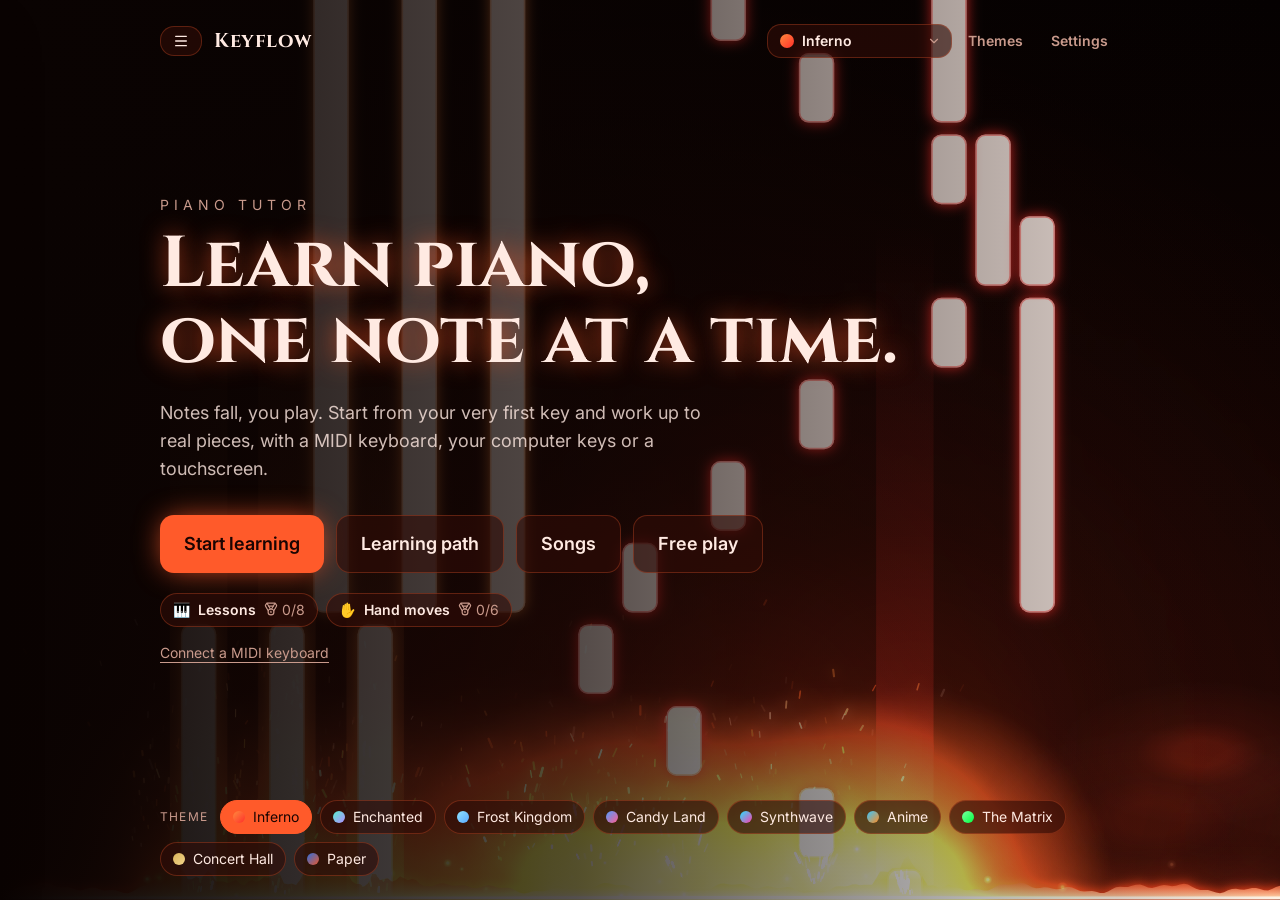
<file: index.html>
<!doctype html>
<html lang="en">
  <head>
    <meta charset="UTF-8" />
    <meta name="viewport" content="width=device-width, initial-scale=1.0, viewport-fit=cover" />
    <title>Keyflow — Piano Tutor</title>
    <link
      rel="icon"
      href="data:image/svg+xml,%3Csvg xmlns='http://www.w3.org/2000/svg' viewBox='0 0 32 32'%3E%3Crect width='32' height='32' rx='7' fill='%23ff5a2a'/%3E%3Cpath d='M8 6h4v20H8zM14 6h4v20h-4zM20 6h4v20h-4z' fill='%23fff3ea'/%3E%3C/svg%3E"
    />
    <link rel="preconnect" href="https://fonts.googleapis.com" />
    <link rel="preconnect" href="https://fonts.gstatic.com" crossorigin />
    <link
      rel="stylesheet"
      href="https://fonts.googleapis.com/css2?family=Cinzel:wght@500;700&family=Cinzel+Decorative:wght@700&family=Fredoka:wght@500;700&family=Nunito:wght@500;700;800&family=Orbitron:wght@600;800&family=Playfair+Display:ital,wght@0,600;1,600&family=Fraunces:wght@600&family=Inter:wght@400;500;600;700&family=Share+Tech+Mono&display=swap"
    />
    <script type="module" crossorigin src="/assets/index-n3prR2Ur.js"></script>
    <link rel="stylesheet" crossorigin href="/assets/index-AxvmKPsE.css">
  </head>
  <body>
    <div id="root"></div>
  </body>
</html>
</file>
<file: assets/index-AxvmKPsE.css>
/*! tailwindcss v4.3.3 | MIT License | https://tailwindcss.com */
@layer properties{@supports (((-webkit-hyphens:none)) and (not (margin-trim:inline))) or ((-moz-orient:inline) and (not (color:rgb(from red r g b)))){*,:before,:after,::backdrop{--tw-translate-x:0;--tw-translate-y:0;--tw-translate-z:0;--tw-scale-x:1;--tw-scale-y:1;--tw-scale-z:1;--tw-rotate-x:initial;--tw-rotate-y:initial;--tw-rotate-z:initial;--tw-skew-x:initial;--tw-skew-y:initial;--tw-divide-y-reverse:0;--tw-border-style:solid;--tw-gradient-position:initial;--tw-gradient-from:#0000;--tw-gradient-via:#0000;--tw-gradient-to:#0000;--tw-gradient-stops:initial;--tw-gradient-via-stops:initial;--tw-gradient-from-position:0%;--tw-gradient-via-position:50%;--tw-gradient-to-position:100%;--tw-leading:initial;--tw-font-weight:initial;--tw-tracking:initial;--tw-ordinal:initial;--tw-slashed-zero:initial;--tw-numeric-figure:initial;--tw-numeric-spacing:initial;--tw-numeric-fraction:initial;--tw-shadow:0 0 #0000;--tw-shadow-color:initial;--tw-shadow-alpha:100%;--tw-inset-shadow:0 0 #0000;--tw-inset-shadow-color:initial;--tw-inset-shadow-alpha:100%;--tw-ring-color:initial;--tw-ring-shadow:0 0 #0000;--tw-inset-ring-color:initial;--tw-inset-ring-shadow:0 0 #0000;--tw-ring-inset:initial;--tw-ring-offset-width:0px;--tw-ring-offset-color:#fff;--tw-ring-offset-shadow:0 0 #0000;--tw-outline-style:solid;--tw-blur:initial;--tw-brightness:initial;--tw-contrast:initial;--tw-grayscale:initial;--tw-hue-rotate:initial;--tw-invert:initial;--tw-opacity:initial;--tw-saturate:initial;--tw-sepia:initial;--tw-drop-shadow:initial;--tw-drop-shadow-color:initial;--tw-drop-shadow-alpha:100%;--tw-drop-shadow-size:initial;--tw-backdrop-blur:initial;--tw-backdrop-brightness:initial;--tw-backdrop-contrast:initial;--tw-backdrop-grayscale:initial;--tw-backdrop-hue-rotate:initial;--tw-backdrop-invert:initial;--tw-backdrop-opacity:initial;--tw-backdrop-saturate:initial;--tw-backdrop-sepia:initial;--tw-duration:initial;--tw-ease:initial}}}@layer theme{:root,:host{--font-sans:-apple-system, BlinkMacSystemFont, "Segoe UI", Roboto, "Helvetica Neue", "Noto Sans", Arial, sans-serif, "Apple Color Emoji", "Segoe UI Emoji", "Segoe UI Symbol", "Noto Color Emoji";--font-mono:ui-monospace, SFMono-Regular, Menlo, Monaco, Consolas, "Liberation Mono", "Courier New", monospace;--color-black:#000;--color-white:#fff;--spacing:.25rem;--container-sm:24rem;--container-md:28rem;--container-xl:36rem;--container-2xl:42rem;--container-4xl:56rem;--container-5xl:64rem;--container-6xl:72rem;--text-xs:.75rem;--text-xs--line-height:calc(1 / .75);--text-sm:.875rem;--text-sm--line-height:calc(1.25 / .875);--text-base:1rem;--text-base--line-height:calc(1.5 / 1);--text-lg:1.125rem;--text-lg--line-height:calc(1.75 / 1.125);--text-xl:1.25rem;--text-xl--line-height:calc(1.75 / 1.25);--text-2xl:1.5rem;--text-2xl--line-height:calc(2 / 1.5);--text-3xl:1.875rem;--text-3xl--line-height:calc(2.25 / 1.875);--text-4xl:2.25rem;--text-4xl--line-height:calc(2.5 / 2.25);--text-5xl:3rem;--text-5xl--line-height:1;--text-7xl:4.5rem;--text-7xl--line-height:1;--font-weight-semibold:600;--font-weight-bold:700;--font-weight-extrabold:800;--tracking-wide:.025em;--tracking-wider:.05em;--tracking-widest:.1em;--leading-tight:1.25;--leading-snug:1.375;--leading-relaxed:1.625;--radius-sm:.25rem;--radius-md:.375rem;--ease-out:cubic-bezier(0, 0, .2, 1);--ease-in-out:cubic-bezier(.4, 0, .2, 1);--animate-spin:spin 1s linear infinite;--blur-sm:8px;--default-transition-duration:.15s;--default-transition-timing-function:cubic-bezier(.4, 0, .2, 1);--default-font-family:var(--font-sans);--default-mono-font-family:var(--font-mono)}}@layer base{*,:after,:before,::backdrop{box-sizing:border-box;border:0 solid;margin:0;padding:0}::file-selector-button{box-sizing:border-box;border:0 solid;margin:0;padding:0}html,:host{-webkit-text-size-adjust:100%;tab-size:4;line-height:1.5;font-family:var(--default-font-family,-apple-system, BlinkMacSystemFont, "Segoe UI", Roboto, "Helvetica Neue", "Noto Sans", Arial, sans-serif, "Apple Color Emoji", "Segoe UI Emoji", "Segoe UI Symbol", "Noto Color Emoji");font-feature-settings:var(--default-font-feature-settings,normal);font-variation-settings:var(--default-font-variation-settings,normal);-webkit-tap-highlight-color:transparent}hr{height:0;color:inherit;border-top-width:1px}abbr:where([title]){-webkit-text-decoration:underline dotted;text-decoration:underline dotted}h1,h2,h3,h4,h5,h6{font-size:inherit;font-weight:inherit}a{color:inherit;-webkit-text-decoration:inherit;-webkit-text-decoration:inherit;-webkit-text-decoration:inherit;-webkit-text-decoration:inherit;text-decoration:inherit}b,strong{font-weight:bolder}code,kbd,samp,pre{font-family:var(--default-mono-font-family,ui-monospace, SFMono-Regular, Menlo, Monaco, Consolas, "Liberation Mono", "Courier New", monospace);font-feature-settings:var(--default-mono-font-feature-settings,normal);font-variation-settings:var(--default-mono-font-variation-settings,normal);font-size:1em}small{font-size:80%}sub,sup{vertical-align:baseline;font-size:75%;line-height:0;position:relative}sub{bottom:-.25em}sup{top:-.5em}table{text-indent:0;border-color:inherit;border-collapse:collapse}:-moz-focusring:where(:not(iframe)){outline:auto}progress{vertical-align:baseline}summary{display:list-item}ol,ul,menu{list-style:none}img,svg,video,canvas,audio,iframe,embed,object{vertical-align:middle;display:block}img,video{max-width:100%;height:auto}button,input,select,optgroup,textarea{font:inherit;font-feature-settings:inherit;font-variation-settings:inherit;letter-spacing:inherit;color:inherit;opacity:1;background-color:#0000;border-radius:0}::file-selector-button{font:inherit;font-feature-settings:inherit;font-variation-settings:inherit;letter-spacing:inherit;color:inherit;opacity:1;background-color:#0000;border-radius:0}:where(select:is([multiple],[size])) optgroup{font-weight:bolder}:where(select:is([multiple],[size])) optgroup option{padding-inline-start:20px}::file-selector-button{margin-inline-end:4px}::placeholder{opacity:1}@supports (not ((-webkit-appearance:-apple-pay-button))) or (contain-intrinsic-size:1px){::placeholder{color:currentColor}@supports (color:color-mix(in lab, red, red)){::placeholder{color:color-mix(in oklab, currentcolor 50%, transparent)}}}textarea{resize:vertical}::-webkit-search-decoration{-webkit-appearance:none}::-webkit-date-and-time-value{min-height:1lh;text-align:inherit}::-webkit-datetime-edit{display:inline-flex}::-webkit-datetime-edit-fields-wrapper{padding:0}::-webkit-datetime-edit{padding-block:0}::-webkit-datetime-edit-year-field{padding-block:0}::-webkit-datetime-edit-month-field{padding-block:0}::-webkit-datetime-edit-day-field{padding-block:0}::-webkit-datetime-edit-hour-field{padding-block:0}::-webkit-datetime-edit-minute-field{padding-block:0}::-webkit-datetime-edit-second-field{padding-block:0}::-webkit-datetime-edit-millisecond-field{padding-block:0}::-webkit-datetime-edit-meridiem-field{padding-block:0}::-webkit-calendar-picker-indicator{line-height:1}:-moz-ui-invalid{box-shadow:none}button,input:where([type=button],[type=reset],[type=submit]){appearance:button}::file-selector-button{appearance:button}::-webkit-inner-spin-button{height:auto}::-webkit-outer-spin-button{height:auto}[hidden]:where(:not([hidden=until-found])){display:none!important}}@layer components;@layer utilities{.pointer-events-none{pointer-events:none}.visible{visibility:visible}.sr-only{clip-path:inset(50%);white-space:nowrap;border-width:0;width:1px;height:1px;margin:-1px;padding:0;position:absolute;overflow:hidden}.absolute{position:absolute}.fixed{position:fixed}.relative{position:relative}.sticky{position:sticky}.inset-0{inset:0}.inset-x-0{inset-inline:0}.inset-x-\[12\%\]{inset-inline:12%}.inset-y-0{inset-block:0}.top-0{top:0}.top-0\.5{top:calc(var(--spacing) * .5)}.top-1\/2{top:50%}.top-3{top:calc(var(--spacing) * 3)}.top-4{top:calc(var(--spacing) * 4)}.top-14{top:calc(var(--spacing) * 14)}.top-20{top:calc(var(--spacing) * 20)}.top-\[6\%\]{top:6%}.top-\[30\%\]{top:30%}.top-full{top:100%}.right-0{right:0}.right-2{right:calc(var(--spacing) * 2)}.right-2\.5{right:calc(var(--spacing) * 2.5)}.right-3{right:calc(var(--spacing) * 3)}.-bottom-1{bottom:calc(var(--spacing) * -1)}.bottom-0{bottom:0}.bottom-2{bottom:calc(var(--spacing) * 2)}.bottom-3{bottom:calc(var(--spacing) * 3)}.bottom-4{bottom:calc(var(--spacing) * 4)}.bottom-\[10\%\]{bottom:10%}.bottom-full{bottom:100%}.left-0{left:0}.left-0\.5{left:calc(var(--spacing) * .5)}.left-1\/2{left:50%}.left-3{left:calc(var(--spacing) * 3)}.isolate{isolation:isolate}.-z-10{z-index:calc(10 * -1)}.z-10{z-index:10}.z-20{z-index:20}.z-30{z-index:30}.z-40{z-index:40}.z-50{z-index:50}.z-\[1\]{z-index:1}.z-\[2\]{z-index:2}.z-\[3\]{z-index:3}.z-\[4\]{z-index:4}.z-\[5\]{z-index:5}.z-\[15\]{z-index:15}.m-auto{margin:auto}.mx-auto{margin-inline:auto}.mt-0\.5{margin-top:calc(var(--spacing) * .5)}.mt-1{margin-top:var(--spacing)}.mt-2{margin-top:calc(var(--spacing) * 2)}.mt-3{margin-top:calc(var(--spacing) * 3)}.mt-4{margin-top:calc(var(--spacing) * 4)}.mt-5{margin-top:calc(var(--spacing) * 5)}.mt-6{margin-top:calc(var(--spacing) * 6)}.mt-8{margin-top:calc(var(--spacing) * 8)}.mt-auto{margin-top:auto}.mr-1{margin-right:var(--spacing)}.mr-auto{margin-right:auto}.mb-1{margin-bottom:var(--spacing)}.mb-1\.5{margin-bottom:calc(var(--spacing) * 1.5)}.mb-2{margin-bottom:calc(var(--spacing) * 2)}.mb-3{margin-bottom:calc(var(--spacing) * 3)}.mb-4{margin-bottom:calc(var(--spacing) * 4)}.ml-0\.5{margin-left:calc(var(--spacing) * .5)}.ml-auto{margin-left:auto}.block{display:block}.contents{display:contents}.flex{display:flex}.grid{display:grid}.hidden{display:none}.inline{display:inline}.inline-block{display:inline-block}.inline-flex{display:inline-flex}.aspect-\[16\/10\]{aspect-ratio:16/10}.aspect-square{aspect-ratio:1}.size-2{width:calc(var(--spacing) * 2);height:calc(var(--spacing) * 2)}.size-2\.5{width:calc(var(--spacing) * 2.5);height:calc(var(--spacing) * 2.5)}.h-1{height:var(--spacing)}.h-1\.5{height:calc(var(--spacing) * 1.5)}.h-1\/2{height:50%}.h-2{height:calc(var(--spacing) * 2)}.h-2\.5{height:calc(var(--spacing) * 2.5)}.h-3{height:calc(var(--spacing) * 3)}.h-3\.5{height:calc(var(--spacing) * 3.5)}.h-4{height:calc(var(--spacing) * 4)}.h-5{height:calc(var(--spacing) * 5)}.h-5\.5{height:calc(var(--spacing) * 5.5)}.h-7{height:calc(var(--spacing) * 7)}.h-8{height:calc(var(--spacing) * 8)}.h-9{height:calc(var(--spacing) * 9)}.h-10{height:calc(var(--spacing) * 10)}.h-12{height:calc(var(--spacing) * 12)}.h-16{height:calc(var(--spacing) * 16)}.h-20{height:calc(var(--spacing) * 20)}.h-28{height:calc(var(--spacing) * 28)}.h-\[60\%\]{height:60%}.h-\[90px\]{height:90px}.h-\[clamp\(110px\,24vh\,230px\)\]{height:clamp(110px,24vh,230px)}.h-full{height:100%}.max-h-56{max-height:calc(var(--spacing) * 56)}.max-h-\[52rem\]{max-height:52rem}.max-h-\[90vh\]{max-height:90vh}.min-h-0{min-height:0}.min-h-5{min-height:calc(var(--spacing) * 5)}.min-h-full{min-height:100%}.w-0\.5{width:calc(var(--spacing) * .5)}.w-2{width:calc(var(--spacing) * 2)}.w-3{width:calc(var(--spacing) * 3)}.w-3\.5{width:calc(var(--spacing) * 3.5)}.w-4{width:calc(var(--spacing) * 4)}.w-5{width:calc(var(--spacing) * 5)}.w-5\.5{width:calc(var(--spacing) * 5.5)}.w-8{width:calc(var(--spacing) * 8)}.w-9{width:calc(var(--spacing) * 9)}.w-10{width:calc(var(--spacing) * 10)}.w-12{width:calc(var(--spacing) * 12)}.w-20{width:calc(var(--spacing) * 20)}.w-36{width:calc(var(--spacing) * 36)}.w-48{width:calc(var(--spacing) * 48)}.w-64{width:calc(var(--spacing) * 64)}.w-\[70\%\]{width:70%}.w-\[96px\]{width:96px}.w-\[min\(40rem\,calc\(100vw-2rem\)\)\]{width:min(40rem,100vw - 2rem)}.w-full{width:100%}.max-w-2xl{max-width:var(--container-2xl)}.max-w-4xl{max-width:var(--container-4xl)}.max-w-5{max-width:calc(var(--spacing) * 5)}.max-w-5xl{max-width:var(--container-5xl)}.max-w-6xl{max-width:var(--container-6xl)}.max-w-32{max-width:calc(var(--spacing) * 32)}.max-w-\[80vw\]{max-width:80vw}.max-w-md{max-width:var(--container-md)}.max-w-sm{max-width:var(--container-sm)}.max-w-xl{max-width:var(--container-xl)}.min-w-0{min-width:0}.min-w-48{min-width:calc(var(--spacing) * 48)}.flex-1{flex:1}.shrink{flex-shrink:1}.shrink-0{flex-shrink:0}.grow{flex-grow:1}.basis-48{flex-basis:calc(var(--spacing) * 48)}.-translate-x-1\/2{--tw-translate-x:calc(calc(1 / 2 * 100%) * -1);translate:var(--tw-translate-x) var(--tw-translate-y)}.-translate-x-full{--tw-translate-x:-100%;translate:var(--tw-translate-x) var(--tw-translate-y)}.translate-x-0{--tw-translate-x:0px;translate:var(--tw-translate-x) var(--tw-translate-y)}.translate-x-1\/2{--tw-translate-x:calc(1 / 2 * 100%);translate:var(--tw-translate-x) var(--tw-translate-y)}.translate-x-5{--tw-translate-x:calc(var(--spacing) * 5);translate:var(--tw-translate-x) var(--tw-translate-y)}.-translate-y-1\/2{--tw-translate-y:calc(calc(1 / 2 * 100%) * -1);translate:var(--tw-translate-x) var(--tw-translate-y)}.scale-0{--tw-scale-x:0%;--tw-scale-y:0%;--tw-scale-z:0%;scale:var(--tw-scale-x) var(--tw-scale-y)}.scale-100{--tw-scale-x:100%;--tw-scale-y:100%;--tw-scale-z:100%;scale:var(--tw-scale-x) var(--tw-scale-y)}.transform{transform:var(--tw-rotate-x,) var(--tw-rotate-y,) var(--tw-rotate-z,) var(--tw-skew-x,) var(--tw-skew-y,)}.animate-spin{animation:var(--animate-spin)}.cursor-pointer{cursor:pointer}.touch-none{touch-action:none}.resize{resize:both}.list-none{list-style-type:none}.appearance-none{appearance:none}.grid-cols-2{grid-template-columns:repeat(2,minmax(0,1fr))}.grid-cols-4{grid-template-columns:repeat(4,minmax(0,1fr))}.flex-col{flex-direction:column}.flex-wrap{flex-wrap:wrap}.place-items-center{place-items:center}.items-baseline{align-items:baseline}.items-center{align-items:center}.items-end{align-items:flex-end}.items-start{align-items:flex-start}.justify-between{justify-content:space-between}.justify-center{justify-content:center}.justify-end{justify-content:flex-end}.gap-0\.5{gap:calc(var(--spacing) * .5)}.gap-1{gap:var(--spacing)}.gap-1\.5{gap:calc(var(--spacing) * 1.5)}.gap-2{gap:calc(var(--spacing) * 2)}.gap-3{gap:calc(var(--spacing) * 3)}.gap-4{gap:calc(var(--spacing) * 4)}.gap-5{gap:calc(var(--spacing) * 5)}.gap-10{gap:calc(var(--spacing) * 10)}.gap-x-3{column-gap:calc(var(--spacing) * 3)}.gap-x-4{column-gap:calc(var(--spacing) * 4)}.gap-y-1{row-gap:var(--spacing)}:where(.divide-y>:not(:last-child)){--tw-divide-y-reverse:0;border-bottom-style:var(--tw-border-style);border-top-style:var(--tw-border-style);border-top-width:calc(1px * var(--tw-divide-y-reverse));border-bottom-width:calc(1px * calc(1 - var(--tw-divide-y-reverse)))}:where(.divide-line>:not(:last-child)){border-color:var(--t-border)}.self-end{align-self:flex-end}.truncate{text-overflow:ellipsis;white-space:nowrap;overflow:hidden}.overflow-hidden{overflow:hidden}.overflow-visible{overflow:visible}.overflow-x-auto{overflow-x:auto}.overflow-y-auto{overflow-y:auto}.rounded{border-radius:.25rem}.rounded-\[calc\(var\(--t-radius\)-2px\)\]{border-radius:calc(var(--t-radius) - 2px)}.rounded-full{border-radius:2147483647px}.rounded-theme{border-radius:var(--t-radius)}.rounded-b-md{border-bottom-right-radius:var(--radius-md);border-bottom-left-radius:var(--radius-md)}.rounded-b-sm{border-bottom-right-radius:var(--radius-sm);border-bottom-left-radius:var(--radius-sm)}.border{border-style:var(--tw-border-style);border-width:1px}.border-2{border-style:var(--tw-border-style);border-width:2px}.border-x-0{border-inline-style:var(--tw-border-style);border-inline-width:0}.border-t{border-top-style:var(--tw-border-style);border-top-width:1px}.border-t-0{border-top-style:var(--tw-border-style);border-top-width:0}.border-b{border-bottom-style:var(--tw-border-style);border-bottom-width:1px}.border-dashed{--tw-border-style:dashed;border-style:dashed}.border-\[var\(--t-accent\)\],.border-accent{border-color:var(--t-accent)}.border-accent-2{border-color:var(--t-accent-2)}.border-black\/30{border-color:#0000004d}@supports (color:color-mix(in lab, red, red)){.border-black\/30{border-color:color-mix(in oklab, var(--color-black) 30%, transparent)}}.border-line{border-color:var(--t-border)}.border-white\/80{border-color:#fffc}@supports (color:color-mix(in lab, red, red)){.border-white\/80{border-color:color-mix(in oklab, var(--color-white) 80%, transparent)}}.\!bg-accent{background-color:var(--t-accent)!important}.bg-\[\#1b1b1f\]{background-color:#1b1b1f}.bg-\[\#e5484d\]{background-color:#e5484d}.bg-\[\#ffb224\]{background-color:#ffb224}.bg-accent{background-color:var(--t-accent)}.bg-accent-2{background-color:var(--t-accent-2)}.bg-accent\/10{background-color:var(--t-accent)}@supports (color:color-mix(in lab, red, red)){.bg-accent\/10{background-color:color-mix(in oklab, var(--t-accent) 10%, transparent)}}.bg-bg{background-color:var(--t-bg)}.bg-black\/20{background-color:#0003}@supports (color:color-mix(in lab, red, red)){.bg-black\/20{background-color:color-mix(in oklab, var(--color-black) 20%, transparent)}}.bg-black\/30{background-color:#0000004d}@supports (color:color-mix(in lab, red, red)){.bg-black\/30{background-color:color-mix(in oklab, var(--color-black) 30%, transparent)}}.bg-black\/40{background-color:#0006}@supports (color:color-mix(in lab, red, red)){.bg-black\/40{background-color:color-mix(in oklab, var(--color-black) 40%, transparent)}}.bg-black\/45{background-color:#00000073}@supports (color:color-mix(in lab, red, red)){.bg-black\/45{background-color:color-mix(in oklab, var(--color-black) 45%, transparent)}}.bg-line{background-color:var(--t-border)}.bg-surface{background-color:var(--t-surface)}.bg-surface-2{background-color:var(--t-surface-2)}.bg-transparent{background-color:#0000}.bg-white{background-color:var(--color-white)}.bg-white\/15{background-color:#ffffff26}@supports (color:color-mix(in lab, red, red)){.bg-white\/15{background-color:color-mix(in oklab, var(--color-white) 15%, transparent)}}.bg-white\/85{background-color:#ffffffd9}@supports (color:color-mix(in lab, red, red)){.bg-white\/85{background-color:color-mix(in oklab, var(--color-white) 85%, transparent)}}.bg-gradient-to-r{--tw-gradient-position:to right in oklab;background-image:linear-gradient(var(--tw-gradient-stops))}.from-accent{--tw-gradient-from:var(--t-accent);--tw-gradient-stops:var(--tw-gradient-via-stops,var(--tw-gradient-position), var(--tw-gradient-from) var(--tw-gradient-from-position), var(--tw-gradient-to) var(--tw-gradient-to-position))}.to-accent-2{--tw-gradient-to:var(--t-accent-2);--tw-gradient-stops:var(--tw-gradient-via-stops,var(--tw-gradient-position), var(--tw-gradient-from) var(--tw-gradient-from-position), var(--tw-gradient-to) var(--tw-gradient-to-position))}.bg-cover{background-size:cover}.bg-center{background-position:50%}.object-cover{object-fit:cover}.p-0{padding:0}.p-0\.5{padding:calc(var(--spacing) * .5)}.p-2{padding:calc(var(--spacing) * 2)}.p-3{padding:calc(var(--spacing) * 3)}.p-4{padding:calc(var(--spacing) * 4)}.p-5{padding:calc(var(--spacing) * 5)}.p-6{padding:calc(var(--spacing) * 6)}.p-8{padding:calc(var(--spacing) * 8)}.px-1{padding-inline:var(--spacing)}.px-2{padding-inline:calc(var(--spacing) * 2)}.px-2\.5{padding-inline:calc(var(--spacing) * 2.5)}.px-3{padding-inline:calc(var(--spacing) * 3)}.px-4{padding-inline:calc(var(--spacing) * 4)}.px-6{padding-inline:calc(var(--spacing) * 6)}.py-0\.5{padding-block:calc(var(--spacing) * .5)}.py-1{padding-block:var(--spacing)}.py-1\.5{padding-block:calc(var(--spacing) * 1.5)}.py-2{padding-block:calc(var(--spacing) * 2)}.py-2\.5{padding-block:calc(var(--spacing) * 2.5)}.py-3{padding-block:calc(var(--spacing) * 3)}.py-3\.5{padding-block:calc(var(--spacing) * 3.5)}.py-4{padding-block:calc(var(--spacing) * 4)}.py-6{padding-block:calc(var(--spacing) * 6)}.py-12{padding-block:calc(var(--spacing) * 12)}.pt-1{padding-top:var(--spacing)}.pt-2{padding-top:calc(var(--spacing) * 2)}.pt-4{padding-top:calc(var(--spacing) * 4)}.pt-10{padding-top:calc(var(--spacing) * 10)}.pr-7{padding-right:calc(var(--spacing) * 7)}.pb-1{padding-bottom:var(--spacing)}.pb-1\.5{padding-bottom:calc(var(--spacing) * 1.5)}.pb-4{padding-bottom:calc(var(--spacing) * 4)}.pb-8{padding-bottom:calc(var(--spacing) * 8)}.pb-16{padding-bottom:calc(var(--spacing) * 16)}.pl-2{padding-left:calc(var(--spacing) * 2)}.pl-3{padding-left:calc(var(--spacing) * 3)}.text-center{text-align:center}.text-left{text-align:left}.text-right{text-align:right}.align-\[-0\.125em\]{vertical-align:-.125em}.font-display{font-family:var(--t-font-display)}.font-mono{font-family:var(--font-mono)}.text-2xl{font-size:var(--text-2xl);line-height:var(--tw-leading,var(--text-2xl--line-height))}.text-3xl{font-size:var(--text-3xl);line-height:var(--tw-leading,var(--text-3xl--line-height))}.text-4xl{font-size:var(--text-4xl);line-height:var(--tw-leading,var(--text-4xl--line-height))}.text-5xl{font-size:var(--text-5xl);line-height:var(--tw-leading,var(--text-5xl--line-height))}.text-7xl{font-size:var(--text-7xl);line-height:var(--tw-leading,var(--text-7xl--line-height))}.text-base{font-size:var(--text-base);line-height:var(--tw-leading,var(--text-base--line-height))}.text-lg{font-size:var(--text-lg);line-height:var(--tw-leading,var(--text-lg--line-height))}.text-sm{font-size:var(--text-sm);line-height:var(--tw-leading,var(--text-sm--line-height))}.text-xl{font-size:var(--text-xl);line-height:var(--tw-leading,var(--text-xl--line-height))}.text-xs{font-size:var(--text-xs);line-height:var(--tw-leading,var(--text-xs--line-height))}.text-\[9px\]{font-size:9px}.text-\[10px\]{font-size:10px}.text-\[11px\]{font-size:11px}.leading-\[1\.05\]{--tw-leading:1.05;line-height:1.05}.leading-none{--tw-leading:1;line-height:1}.leading-relaxed{--tw-leading:var(--leading-relaxed);line-height:var(--leading-relaxed)}.leading-snug{--tw-leading:var(--leading-snug);line-height:var(--leading-snug)}.leading-tight{--tw-leading:var(--leading-tight);line-height:var(--leading-tight)}.font-bold{--tw-font-weight:var(--font-weight-bold);font-weight:var(--font-weight-bold)}.font-extrabold{--tw-font-weight:var(--font-weight-extrabold);font-weight:var(--font-weight-extrabold)}.font-semibold{--tw-font-weight:var(--font-weight-semibold);font-weight:var(--font-weight-semibold)}.tracking-\[0\.3em\]{--tw-tracking:.3em;letter-spacing:.3em}.tracking-\[0\.25em\]{--tw-tracking:.25em;letter-spacing:.25em}.tracking-\[0\.35em\]{--tw-tracking:.35em;letter-spacing:.35em}.tracking-wide{--tw-tracking:var(--tracking-wide);letter-spacing:var(--tracking-wide)}.tracking-wider{--tw-tracking:var(--tracking-wider);letter-spacing:var(--tracking-wider)}.tracking-widest{--tw-tracking:var(--tracking-widest);letter-spacing:var(--tracking-widest)}.whitespace-nowrap{white-space:nowrap}.\!text-on-accent{color:var(--t-on-accent)!important}.text-\[\#1b1b1f\]{color:#1b1b1f}.text-\[\#e5484d\]{color:#e5484d}.text-accent{color:var(--t-accent)}.text-accent-2{color:var(--t-accent-2)}.text-ink,.text-ink\/80{color:var(--t-text)}@supports (color:color-mix(in lab, red, red)){.text-ink\/80{color:color-mix(in oklab, var(--t-text) 80%, transparent)}}.text-ink\/85{color:var(--t-text)}@supports (color:color-mix(in lab, red, red)){.text-ink\/85{color:color-mix(in oklab, var(--t-text) 85%, transparent)}}.text-ink\/90{color:var(--t-text)}@supports (color:color-mix(in lab, red, red)){.text-ink\/90{color:color-mix(in oklab, var(--t-text) 90%, transparent)}}.text-muted{color:var(--t-muted)}.text-on-accent{color:var(--t-on-accent)}.text-white{color:var(--color-white)}.text-white\/60{color:#fff9}@supports (color:color-mix(in lab, red, red)){.text-white\/60{color:color-mix(in oklab, var(--color-white) 60%, transparent)}}.lowercase{text-transform:lowercase}.uppercase{text-transform:uppercase}.tabular-nums{--tw-numeric-spacing:tabular-nums;font-variant-numeric:var(--tw-ordinal,) var(--tw-slashed-zero,) var(--tw-numeric-figure,) var(--tw-numeric-spacing,) var(--tw-numeric-fraction,)}.underline{text-decoration-line:underline}.underline-offset-4{text-underline-offset:4px}.accent-\[var\(--t-accent\)\]{accent-color:var(--t-accent)}.opacity-0{opacity:0}.opacity-50{opacity:.5}.opacity-60{opacity:.6}.opacity-70{opacity:.7}.opacity-80{opacity:.8}.opacity-100{opacity:1}.shadow{--tw-shadow:0 1px 3px 0 var(--tw-shadow-color,#0000001a), 0 1px 2px -1px var(--tw-shadow-color,#0000001a);box-shadow:var(--tw-inset-shadow), var(--tw-inset-ring-shadow), var(--tw-ring-offset-shadow), var(--tw-ring-shadow), var(--tw-shadow)}.shadow-2xl{--tw-shadow:0 25px 50px -12px var(--tw-shadow-color,#00000040);box-shadow:var(--tw-inset-shadow), var(--tw-inset-ring-shadow), var(--tw-ring-offset-shadow), var(--tw-ring-shadow), var(--tw-shadow)}.shadow-\[0_0_12px_var\(--t-accent\)\]{--tw-shadow:0 0 12px var(--tw-shadow-color,var(--t-accent));box-shadow:var(--tw-inset-shadow), var(--tw-inset-ring-shadow), var(--tw-ring-offset-shadow), var(--tw-ring-shadow), var(--tw-shadow)}.shadow-\[0_0_30px_-6px_var\(--t-accent\)\]{--tw-shadow:0 0 30px -6px var(--tw-shadow-color,var(--t-accent));box-shadow:var(--tw-inset-shadow), var(--tw-inset-ring-shadow), var(--tw-ring-offset-shadow), var(--tw-ring-shadow), var(--tw-shadow)}.shadow-lg{--tw-shadow:0 10px 15px -3px var(--tw-shadow-color,#0000001a), 0 4px 6px -4px var(--tw-shadow-color,#0000001a);box-shadow:var(--tw-inset-shadow), var(--tw-inset-ring-shadow), var(--tw-ring-offset-shadow), var(--tw-ring-shadow), var(--tw-shadow)}.shadow-md{--tw-shadow:0 4px 6px -1px var(--tw-shadow-color,#0000001a), 0 2px 4px -2px var(--tw-shadow-color,#0000001a);box-shadow:var(--tw-inset-shadow), var(--tw-inset-ring-shadow), var(--tw-ring-offset-shadow), var(--tw-ring-shadow), var(--tw-shadow)}.ring{--tw-ring-shadow:var(--tw-ring-inset,) 0 0 0 calc(1px + var(--tw-ring-offset-width)) var(--tw-ring-color,currentcolor);box-shadow:var(--tw-inset-shadow), var(--tw-inset-ring-shadow), var(--tw-ring-offset-shadow), var(--tw-ring-shadow), var(--tw-shadow)}.ring-2{--tw-ring-shadow:var(--tw-ring-inset,) 0 0 0 calc(2px + var(--tw-ring-offset-width)) var(--tw-ring-color,currentcolor);box-shadow:var(--tw-inset-shadow), var(--tw-inset-ring-shadow), var(--tw-ring-offset-shadow), var(--tw-ring-shadow), var(--tw-shadow)}.ring-\[var\(--t-accent\)\],.ring-accent{--tw-ring-color:var(--t-accent)}.ring-ink\/60{--tw-ring-color:var(--t-text)}@supports (color:color-mix(in lab, red, red)){.ring-ink\/60{--tw-ring-color:color-mix(in oklab, var(--t-text) 60%, transparent)}}.outline{outline-style:var(--tw-outline-style);outline-width:1px}.blur{--tw-blur:blur(8px);filter:var(--tw-blur,) var(--tw-brightness,) var(--tw-contrast,) var(--tw-grayscale,) var(--tw-hue-rotate,) var(--tw-invert,) var(--tw-saturate,) var(--tw-sepia,) var(--tw-drop-shadow,)}.filter{filter:var(--tw-blur,) var(--tw-brightness,) var(--tw-contrast,) var(--tw-grayscale,) var(--tw-hue-rotate,) var(--tw-invert,) var(--tw-saturate,) var(--tw-sepia,) var(--tw-drop-shadow,)}.backdrop-blur-\[2px\]{--tw-backdrop-blur:blur(2px);-webkit-backdrop-filter:var(--tw-backdrop-blur,) var(--tw-backdrop-brightness,) var(--tw-backdrop-contrast,) var(--tw-backdrop-grayscale,) var(--tw-backdrop-hue-rotate,) var(--tw-backdrop-invert,) var(--tw-backdrop-opacity,) var(--tw-backdrop-saturate,) var(--tw-backdrop-sepia,);backdrop-filter:var(--tw-backdrop-blur,) var(--tw-backdrop-brightness,) var(--tw-backdrop-contrast,) var(--tw-backdrop-grayscale,) var(--tw-backdrop-hue-rotate,) var(--tw-backdrop-invert,) var(--tw-backdrop-opacity,) var(--tw-backdrop-saturate,) var(--tw-backdrop-sepia,)}.backdrop-blur-sm{--tw-backdrop-blur:blur(var(--blur-sm));-webkit-backdrop-filter:var(--tw-backdrop-blur,) var(--tw-backdrop-brightness,) var(--tw-backdrop-contrast,) var(--tw-backdrop-grayscale,) var(--tw-backdrop-hue-rotate,) var(--tw-backdrop-invert,) var(--tw-backdrop-opacity,) var(--tw-backdrop-saturate,) var(--tw-backdrop-sepia,);backdrop-filter:var(--tw-backdrop-blur,) var(--tw-backdrop-brightness,) var(--tw-backdrop-contrast,) var(--tw-backdrop-grayscale,) var(--tw-backdrop-hue-rotate,) var(--tw-backdrop-invert,) var(--tw-backdrop-opacity,) var(--tw-backdrop-saturate,) var(--tw-backdrop-sepia,)}.transition{transition-property:color,background-color,border-color,outline-color,text-decoration-color,fill,stroke,--tw-gradient-from,--tw-gradient-via,--tw-gradient-to,opacity,box-shadow,transform,translate,scale,rotate,filter,-webkit-backdrop-filter,backdrop-filter,display,content-visibility,overlay,pointer-events;transition-timing-function:var(--tw-ease,var(--default-transition-timing-function));transition-duration:var(--tw-duration,var(--default-transition-duration))}.transition-\[height\]{transition-property:height;transition-timing-function:var(--tw-ease,var(--default-transition-timing-function));transition-duration:var(--tw-duration,var(--default-transition-duration))}.transition-\[transform\,background\,box-shadow\]{transition-property:transform,background,box-shadow;transition-timing-function:var(--tw-ease,var(--default-transition-timing-function));transition-duration:var(--tw-duration,var(--default-transition-duration))}.transition-\[width\]{transition-property:width;transition-timing-function:var(--tw-ease,var(--default-transition-timing-function));transition-duration:var(--tw-duration,var(--default-transition-duration))}.transition-colors{transition-property:color,background-color,border-color,outline-color,text-decoration-color,fill,stroke,--tw-gradient-from,--tw-gradient-via,--tw-gradient-to;transition-timing-function:var(--tw-ease,var(--default-transition-timing-function));transition-duration:var(--tw-duration,var(--default-transition-duration))}.transition-opacity{transition-property:opacity;transition-timing-function:var(--tw-ease,var(--default-transition-timing-function));transition-duration:var(--tw-duration,var(--default-transition-duration))}.transition-transform{transition-property:transform,translate,scale,rotate;transition-timing-function:var(--tw-ease,var(--default-transition-timing-function));transition-duration:var(--tw-duration,var(--default-transition-duration))}.duration-75{--tw-duration:75ms;transition-duration:75ms}.duration-100{--tw-duration:.1s;transition-duration:.1s}.duration-150{--tw-duration:.15s;transition-duration:.15s}.duration-200{--tw-duration:.2s;transition-duration:.2s}.duration-1000{--tw-duration:1s;transition-duration:1s}.ease-in-out{--tw-ease:var(--ease-in-out);transition-timing-function:var(--ease-in-out)}.ease-out{--tw-ease:var(--ease-out);transition-timing-function:var(--ease-out)}.outline-none{--tw-outline-style:none;outline-style:none}.select-none{-webkit-user-select:none;user-select:none}.group-focus-within\/players\:flex:is(:where(.group\/players):focus-within *){display:flex}@media (hover:hover){.group-hover\:h-2\.5:is(:where(.group):hover *){height:calc(var(--spacing) * 2.5)}.group-hover\:-translate-y-0\.5:is(:where(.group):hover *){--tw-translate-y:calc(var(--spacing) * -.5);translate:var(--tw-translate-x) var(--tw-translate-y)}.group-hover\:scale-100:is(:where(.group):hover *){--tw-scale-x:100%;--tw-scale-y:100%;--tw-scale-z:100%;scale:var(--tw-scale-x) var(--tw-scale-y)}.group-hover\:brightness-125:is(:where(.group):hover *){--tw-brightness:brightness(125%);filter:var(--tw-blur,) var(--tw-brightness,) var(--tw-contrast,) var(--tw-grayscale,) var(--tw-hue-rotate,) var(--tw-invert,) var(--tw-saturate,) var(--tw-sepia,) var(--tw-drop-shadow,)}.group-hover\/players\:flex:is(:where(.group\/players):hover *){display:flex}.group-hover\/row\:block:is(:where(.group\/row):hover *){display:block}}.backdrop\:bg-black\/60::backdrop{background-color:#0009}@supports (color:color-mix(in lab, red, red)){.backdrop\:bg-black\/60::backdrop{background-color:color-mix(in oklab, var(--color-black) 60%, transparent)}}.last\:border-b-0:last-child{border-bottom-style:var(--tw-border-style);border-bottom-width:0}@media (hover:hover){.hover\:-translate-y-1:hover{--tw-translate-y:calc(var(--spacing) * -1);translate:var(--tw-translate-x) var(--tw-translate-y)}.hover\:bg-surface-2:hover{background-color:var(--t-surface-2)}.hover\:text-ink:hover{color:var(--t-text)}.hover\:opacity-100:hover{opacity:1}.hover\:brightness-110:hover{--tw-brightness:brightness(110%);filter:var(--tw-blur,) var(--tw-brightness,) var(--tw-contrast,) var(--tw-grayscale,) var(--tw-hue-rotate,) var(--tw-invert,) var(--tw-saturate,) var(--tw-sepia,) var(--tw-drop-shadow,)}.hover\:brightness-125:hover{--tw-brightness:brightness(125%);filter:var(--tw-blur,) var(--tw-brightness,) var(--tw-contrast,) var(--tw-grayscale,) var(--tw-hue-rotate,) var(--tw-invert,) var(--tw-saturate,) var(--tw-sepia,) var(--tw-drop-shadow,)}}.focus-visible\:ring-2:focus-visible{--tw-ring-shadow:var(--tw-ring-inset,) 0 0 0 calc(2px + var(--tw-ring-offset-width)) var(--tw-ring-color,currentcolor);box-shadow:var(--tw-inset-shadow), var(--tw-inset-ring-shadow), var(--tw-ring-offset-shadow), var(--tw-ring-shadow), var(--tw-shadow)}.focus-visible\:ring-accent:focus-visible{--tw-ring-color:var(--t-accent)}.active\:scale-\[0\.97\]:active{scale:.97}.disabled\:opacity-40:disabled{opacity:.4}.disabled\:opacity-60:disabled{opacity:.6}@media (prefers-reduced-motion:reduce){.motion-reduce\:transition-none{transition-property:none}}@media (width>=40rem){.sm\:block{display:block}.sm\:inline{display:inline}.sm\:h-\[140px\]{height:140px}.sm\:w-\[150px\]{width:150px}.sm\:grid-cols-2{grid-template-columns:repeat(2,minmax(0,1fr))}.sm\:grid-cols-3{grid-template-columns:repeat(3,minmax(0,1fr))}.sm\:p-6{padding:calc(var(--spacing) * 6)}.sm\:p-8{padding:calc(var(--spacing) * 8)}.sm\:px-8{padding-inline:calc(var(--spacing) * 8)}.sm\:text-7xl{font-size:var(--text-7xl);line-height:var(--tw-leading,var(--text-7xl--line-height))}.sm\:text-xs{font-size:var(--text-xs);line-height:var(--tw-leading,var(--text-xs--line-height))}}@media (width>=64rem){.lg\:inline{display:inline}.lg\:grid-cols-3{grid-template-columns:repeat(3,minmax(0,1fr))}}.\[\&\>option\]\:bg-bg>option{background-color:var(--t-bg)}}:root{--t-bg:#0a0302;--t-surface:#300c079e;--t-surface-2:#50140a8c;--t-border:#ff603047;--t-text:#ffeae2;--t-muted:#c99a8c;--t-accent:#ff5a2a;--t-accent-2:#ffb347;--t-on-accent:#1a0402;--t-radius:14px;--t-font-display:"Cinzel", serif;--t-font-body:"Inter", sans-serif;--t-key-white:#f3e4de;--t-key-black:#1a0907;--t-key-edge:#3a120c;--t-key-label:#8a4a3c;--t-key-hint:#ffb347}html,body,#root{height:100%}body{background:var(--t-bg);color:var(--t-text);font-family:var(--t-font-body);-webkit-font-smoothing:antialiased;overscroll-behavior:none;margin:0;transition:background-color .4s}button{cursor:pointer}button:disabled{cursor:default}:focus-visible{outline:2px solid var(--t-accent-2);outline-offset:2px}.glass{background:var(--t-surface);border:1px solid var(--t-border);-webkit-backdrop-filter:blur(4px)saturate(1.2)}.text-glow{text-shadow:0 0 24px var(--t-accent)}@supports (color:color-mix(in lab, red, red)){.text-glow{text-shadow:0 0 24px color-mix(in srgb, var(--t-accent) 70%, transparent)}}[data-theme=candy] .text-glow,[data-theme=paper] .text-glow{text-shadow:none}@keyframes hint-pulse{0%,to{opacity:.35}50%{opacity:1}}.finger-active{filter:drop-shadow(0 0 6px var(--fc));animation:.9s ease-in-out infinite finger-pulse}@keyframes finger-pulse{0%,to{opacity:1}50%{opacity:.72}}.hand-zone{transition-property:left,width;transition-duration:.55s;transition-timing-function:cubic-bezier(.45,0,.25,1)}@keyframes zone-ghost{0%{opacity:.9}to{opacity:.4}}@keyframes zone-arrow{0%{clip-path:inset(0 100% 0 0);opacity:1}45%{clip-path:inset(0);opacity:1}to{clip-path:inset(0);opacity:0}}@keyframes zone-arrow-rev{0%{clip-path:inset(0 0 0 100%);opacity:1}45%{clip-path:inset(0);opacity:1}to{clip-path:inset(0);opacity:0}}@keyframes shift-pop{0%{opacity:0;transform:translate(-50%,6px)scale(.6)}60%{opacity:1;transform:translate(-50%,-2px)scale(1.08)}to{transform:translate(-50%)scale(1)}}@keyframes shift-nudge{0%,to{transform:translate(0)}50%{transform:translateX(var(--nudge,8px))}}@keyframes thumb-tuck{0%,to{transform:translate(0)rotate(0)}50%{transform:translate(var(--tuck-x,10px), -6px) rotate(var(--tuck-r,25deg))}}@keyframes finger-arch{0%,to{transform:translateY(0)scale(1)}50%{transform:translateY(-9px)scale(.92)}}.hand-part{transition-property:left,width;transition-timing-function:cubic-bezier(.45,0,.25,1)}@keyframes hand-travel{0%{left:var(--from);opacity:0}12%{left:var(--from);opacity:.95}62%{left:var(--to);opacity:.95}85%{left:var(--to);opacity:.95}to{left:var(--to);opacity:0}}@keyframes hand-thumb-under{0%,15%{transform:rotate(var(--thumb-r)) translateX(0)}45%{transform:rotate(0deg) translateX(var(--under-x)) scale(.85)}70%,to{transform:rotate(var(--thumb-r)) translateX(0)}}@keyframes hand-cross-over{0%,15%{transform:translateY(0)scale(1)}40%{transform:translateY(-22%)scale(1.08)}65%,to{transform:translateY(0)scale(1)}}@keyframes finger-press{0%,to{transform:translateY(0)}50%{transform:translateY(6%)}}.hand-travel{animation:1.8s cubic-bezier(.45,0,.3,1) infinite hand-travel}.hand-travel .travel-thumb{animation:1.8s ease-in-out infinite hand-thumb-under}.hand-travel .travel-cross{animation:1.8s ease-in-out infinite hand-cross-over}.finger-press{animation:.9s ease-in-out infinite finger-press}@keyframes reach-nudge{0%,to{transform:translate(-50%)}50%{transform:translateX(calc(-50% + var(--reach-dir,1) * 6px))}}.reach-bubble{animation:.8s ease-in-out infinite reach-nudge}.shift-label{animation:.45s cubic-bezier(.2,.9,.3,1.3) both shift-pop}.shift-nudge{animation:.9s ease-in-out infinite shift-nudge}.thumb-tuck,.finger-arch{transform-box:fill-box;transform-origin:50% 100%}.thumb-tuck{animation:1s ease-in-out infinite thumb-tuck}.finger-arch{animation:1s ease-in-out infinite finger-arch}@keyframes rise-in{0%{opacity:0;transform:translateY(14px)}to{opacity:1;transform:none}}@keyframes star-pop{0%{opacity:0;transform:scale(0)rotate(-40deg)}70%{opacity:1;transform:scale(1.25)rotate(8deg)}to{transform:scale(1)rotate(0)}}@keyframes judge-pop{0%{opacity:0;transform:translate(-50%,10px)scale(.6)}18%{opacity:1;transform:translate(-50%)scale(1.12)}30%{transform:translate(-50%)scale(1)}75%{opacity:1}to{opacity:0;transform:translate(-50%,-18px)}}.animate-judge{animation:1.1s ease-out both judge-pop;transform:translate(-50%);box-shadow:0 4px 14px #00000059}.animate-rise{animation:.5s cubic-bezier(.2,.8,.2,1) both rise-in}.animate-star{animation:.5s cubic-bezier(.2,.8,.2,1) both star-pop}.wallpaper-in{animation:1.2s ease-out wallpaper-in}.wallpaper{animation:1.2s ease-out wallpaper-in,60s ease-in-out infinite alternate wallpaper-drift}@keyframes wallpaper-in{0%{opacity:0}}@keyframes wallpaper-drift{to{transform:scale(1.05)}}::view-transition-old(root){mix-blend-mode:normal;animation:none}::view-transition-new(root){mix-blend-mode:normal;animation:none}::view-transition-new(root){animation:.7s cubic-bezier(.65,0,.35,1) theme-reveal}@keyframes theme-reveal{0%{clip-path:circle(0% at 50% 100%)}to{clip-path:circle(150% at 50% 100%)}}@media (prefers-reduced-motion:reduce){.animate-rise,.animate-star,.animate-judge,.finger-active,.shift-nudge,.thumb-tuck,.finger-arch,.finger-press,.reach-bubble,.hand-travel .travel-thumb,.hand-travel .travel-cross{animation:none}.hand-travel{opacity:.9;animation:none;left:var(--to)!important}.hand-zone,.hand-part{transition:none}}@property --tw-translate-x{syntax:"*";inherits:false;initial-value:0}@property --tw-translate-y{syntax:"*";inherits:false;initial-value:0}@property --tw-translate-z{syntax:"*";inherits:false;initial-value:0}@property --tw-scale-x{syntax:"*";inherits:false;initial-value:1}@property --tw-scale-y{syntax:"*";inherits:false;initial-value:1}@property --tw-scale-z{syntax:"*";inherits:false;initial-value:1}@property --tw-rotate-x{syntax:"*";inherits:false}@property --tw-rotate-y{syntax:"*";inherits:false}@property --tw-rotate-z{syntax:"*";inherits:false}@property --tw-skew-x{syntax:"*";inherits:false}@property --tw-skew-y{syntax:"*";inherits:false}@property --tw-divide-y-reverse{syntax:"*";inherits:false;initial-value:0}@property --tw-border-style{syntax:"*";inherits:false;initial-value:solid}@property --tw-gradient-position{syntax:"*";inherits:false}@property --tw-gradient-from{syntax:"<color>";inherits:false;initial-value:#0000}@property --tw-gradient-via{syntax:"<color>";inherits:false;initial-value:#0000}@property --tw-gradient-to{syntax:"<color>";inherits:false;initial-value:#0000}@property --tw-gradient-stops{syntax:"*";inherits:false}@property --tw-gradient-via-stops{syntax:"*";inherits:false}@property --tw-gradient-from-position{syntax:"<length-percentage>";inherits:false;initial-value:0%}@property --tw-gradient-via-position{syntax:"<length-percentage>";inherits:false;initial-value:50%}@property --tw-gradient-to-position{syntax:"<length-percentage>";inherits:false;initial-value:100%}@property --tw-leading{syntax:"*";inherits:false}@property --tw-font-weight{syntax:"*";inherits:false}@property --tw-tracking{syntax:"*";inherits:false}@property --tw-ordinal{syntax:"*";inherits:false}@property --tw-slashed-zero{syntax:"*";inherits:false}@property --tw-numeric-figure{syntax:"*";inherits:false}@property --tw-numeric-spacing{syntax:"*";inherits:false}@property --tw-numeric-fraction{syntax:"*";inherits:false}@property --tw-shadow{syntax:"*";inherits:false;initial-value:0 0 #0000}@property --tw-shadow-color{syntax:"*";inherits:false}@property --tw-shadow-alpha{syntax:"<percentage>";inherits:false;initial-value:100%}@property --tw-inset-shadow{syntax:"*";inherits:false;initial-value:0 0 #0000}@property --tw-inset-shadow-color{syntax:"*";inherits:false}@property --tw-inset-shadow-alpha{syntax:"<percentage>";inherits:false;initial-value:100%}@property --tw-ring-color{syntax:"*";inherits:false}@property --tw-ring-shadow{syntax:"*";inherits:false;initial-value:0 0 #0000}@property --tw-inset-ring-color{syntax:"*";inherits:false}@property --tw-inset-ring-shadow{syntax:"*";inherits:false;initial-value:0 0 #0000}@property --tw-ring-inset{syntax:"*";inherits:false}@property --tw-ring-offset-width{syntax:"<length>";inherits:false;initial-value:0}@property --tw-ring-offset-color{syntax:"*";inherits:false;initial-value:#fff}@property --tw-ring-offset-shadow{syntax:"*";inherits:false;initial-value:0 0 #0000}@property --tw-outline-style{syntax:"*";inherits:false;initial-value:solid}@property --tw-blur{syntax:"*";inherits:false}@property --tw-brightness{syntax:"*";inherits:false}@property --tw-contrast{syntax:"*";inherits:false}@property --tw-grayscale{syntax:"*";inherits:false}@property --tw-hue-rotate{syntax:"*";inherits:false}@property --tw-invert{syntax:"*";inherits:false}@property --tw-opacity{syntax:"*";inherits:false}@property --tw-saturate{syntax:"*";inherits:false}@property --tw-sepia{syntax:"*";inherits:false}@property --tw-drop-shadow{syntax:"*";inherits:false}@property --tw-drop-shadow-color{syntax:"*";inherits:false}@property --tw-drop-shadow-alpha{syntax:"<percentage>";inherits:false;initial-value:100%}@property --tw-drop-shadow-size{syntax:"*";inherits:false}@property --tw-backdrop-blur{syntax:"*";inherits:false}@property --tw-backdrop-brightness{syntax:"*";inherits:false}@property --tw-backdrop-contrast{syntax:"*";inherits:false}@property --tw-backdrop-grayscale{syntax:"*";inherits:false}@property --tw-backdrop-hue-rotate{syntax:"*";inherits:false}@property --tw-backdrop-invert{syntax:"*";inherits:false}@property --tw-backdrop-opacity{syntax:"*";inherits:false}@property --tw-backdrop-saturate{syntax:"*";inherits:false}@property --tw-backdrop-sepia{syntax:"*";inherits:false}@property --tw-duration{syntax:"*";inherits:false}@property --tw-ease{syntax:"*";inherits:false}@keyframes spin{to{transform:rotate(360deg)}}
</file>
